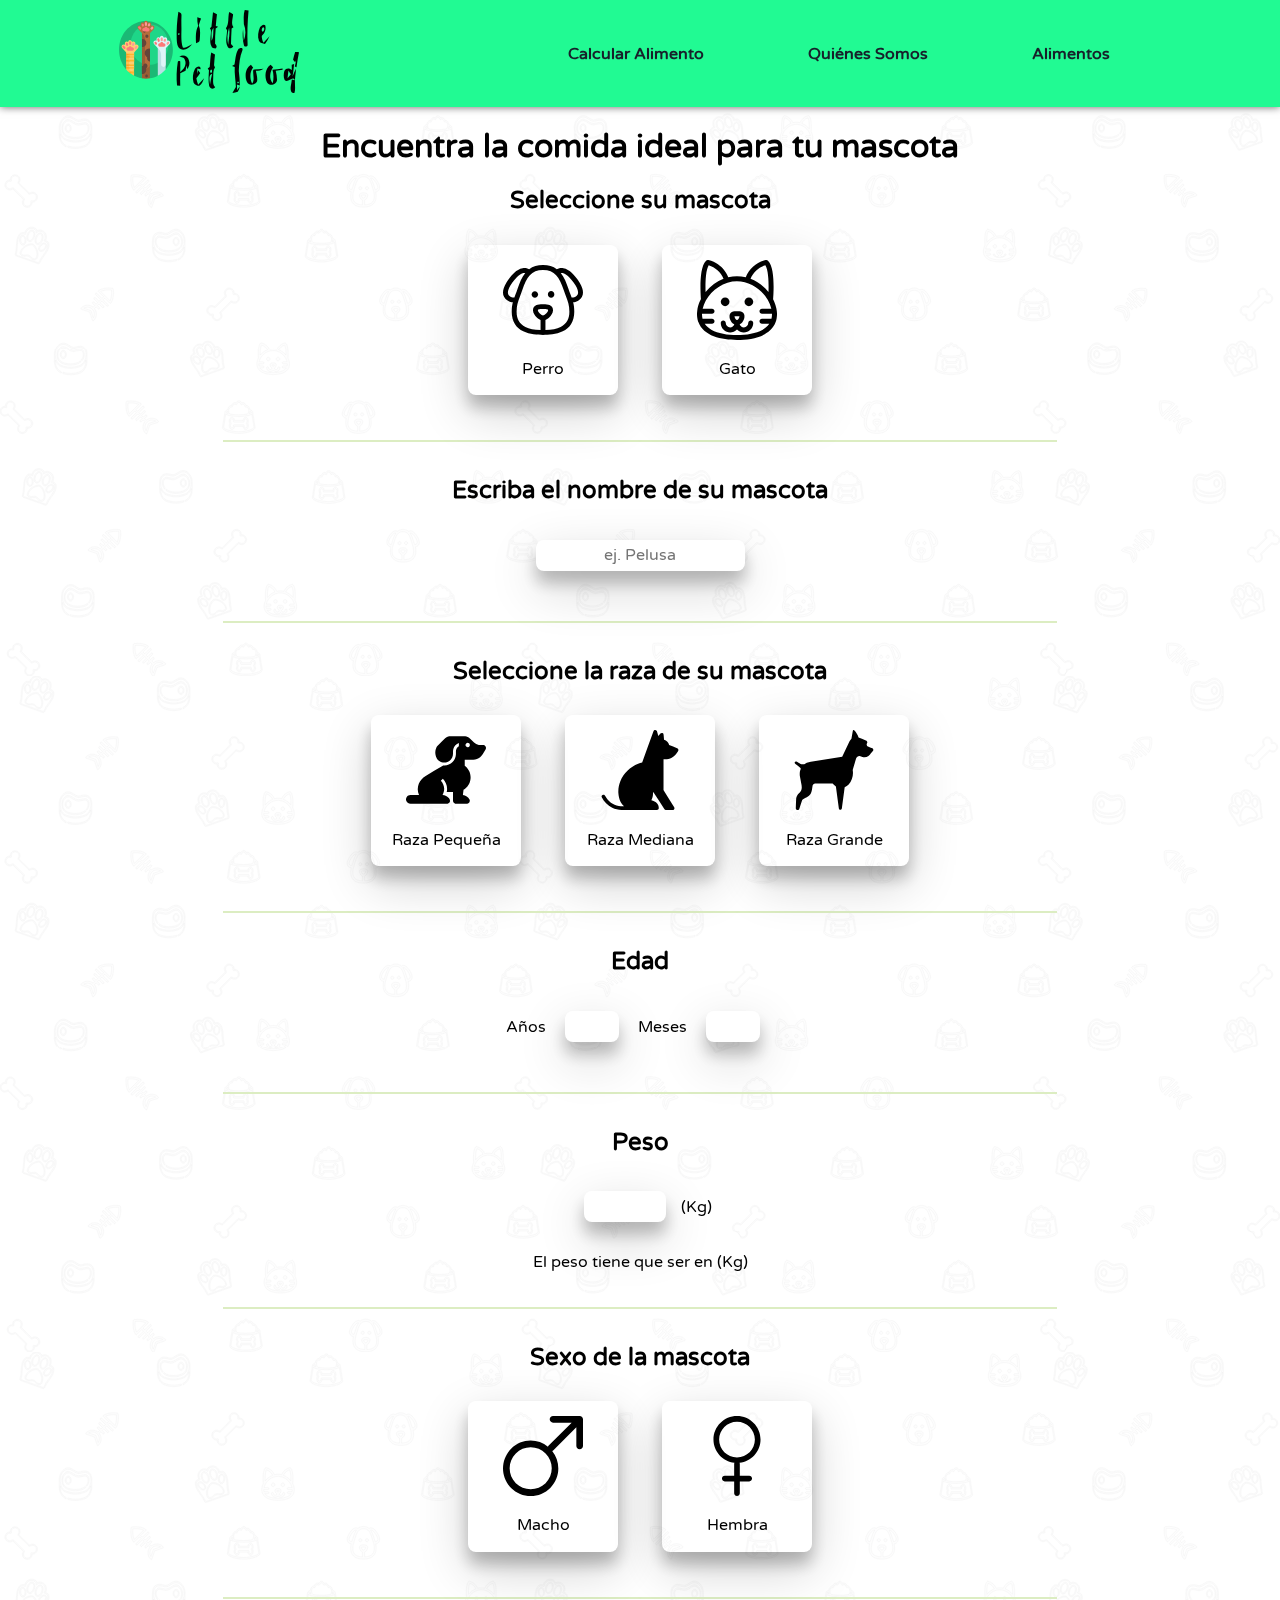
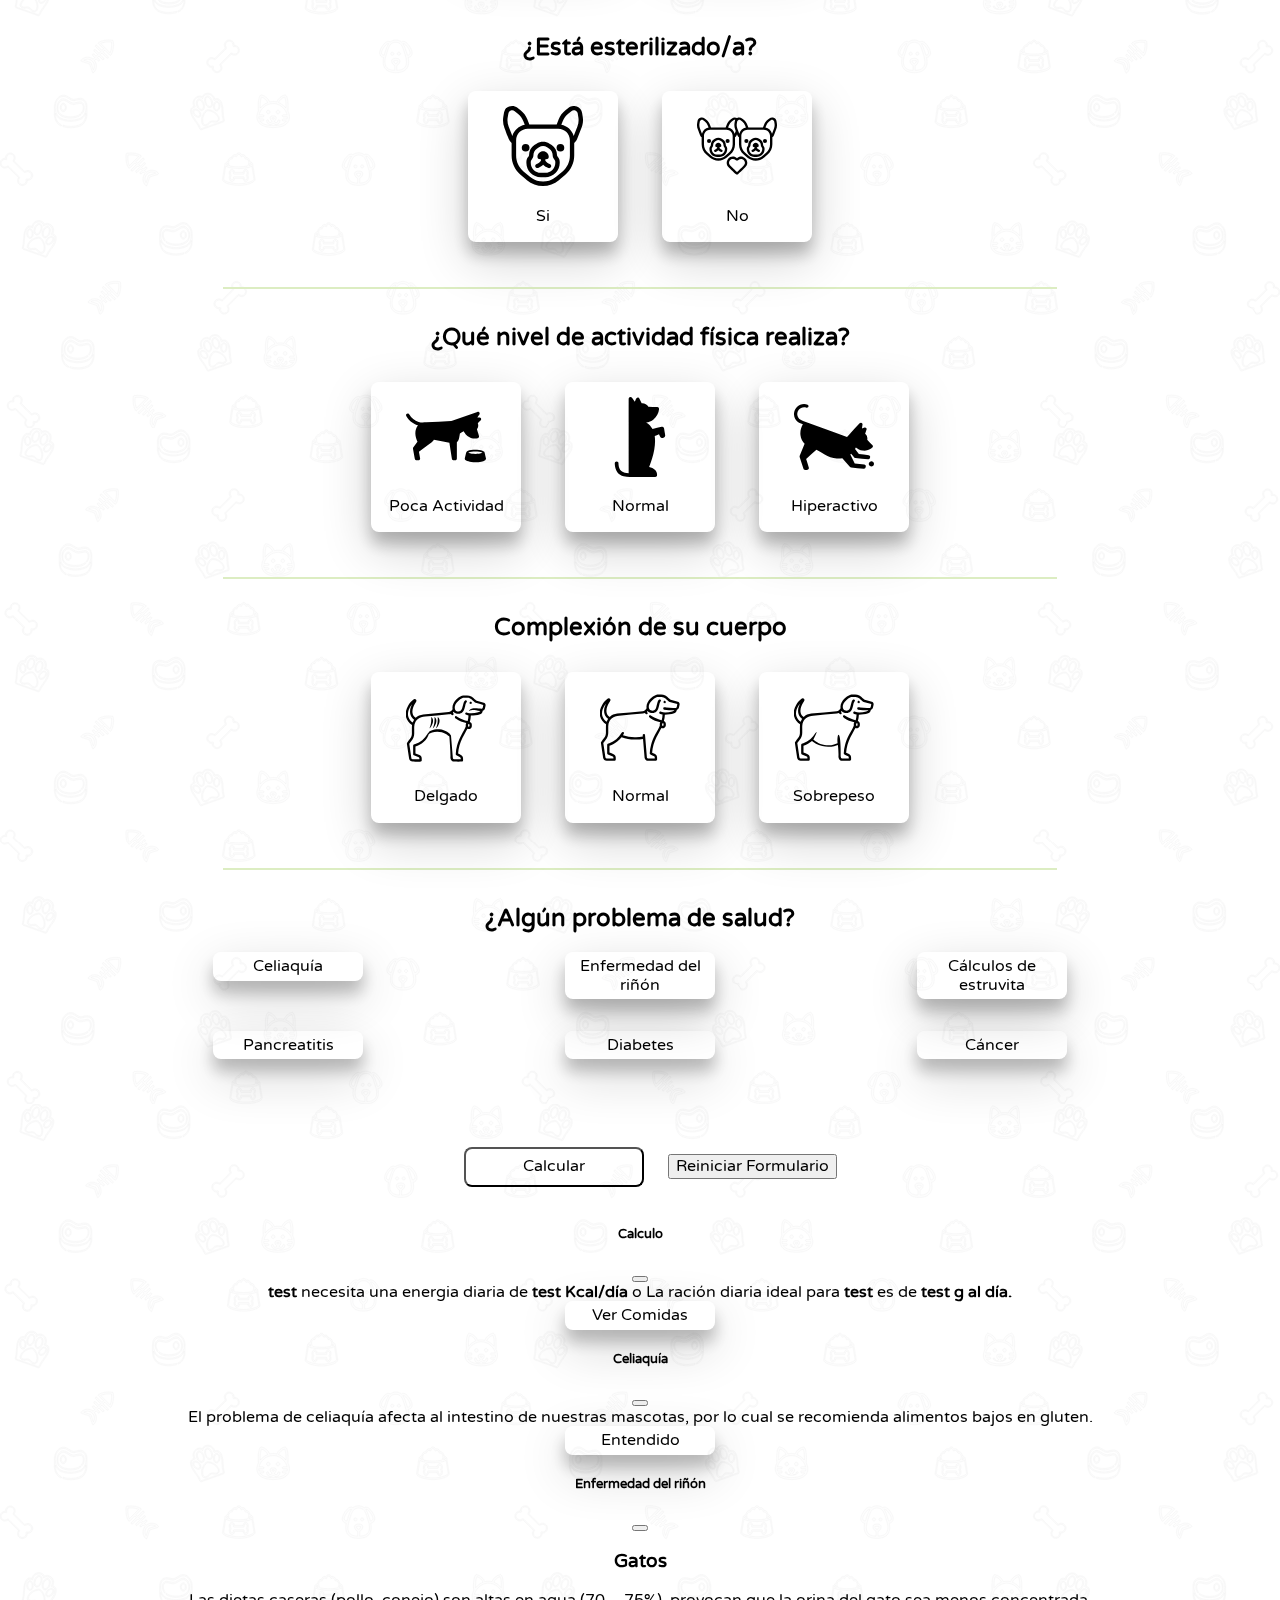
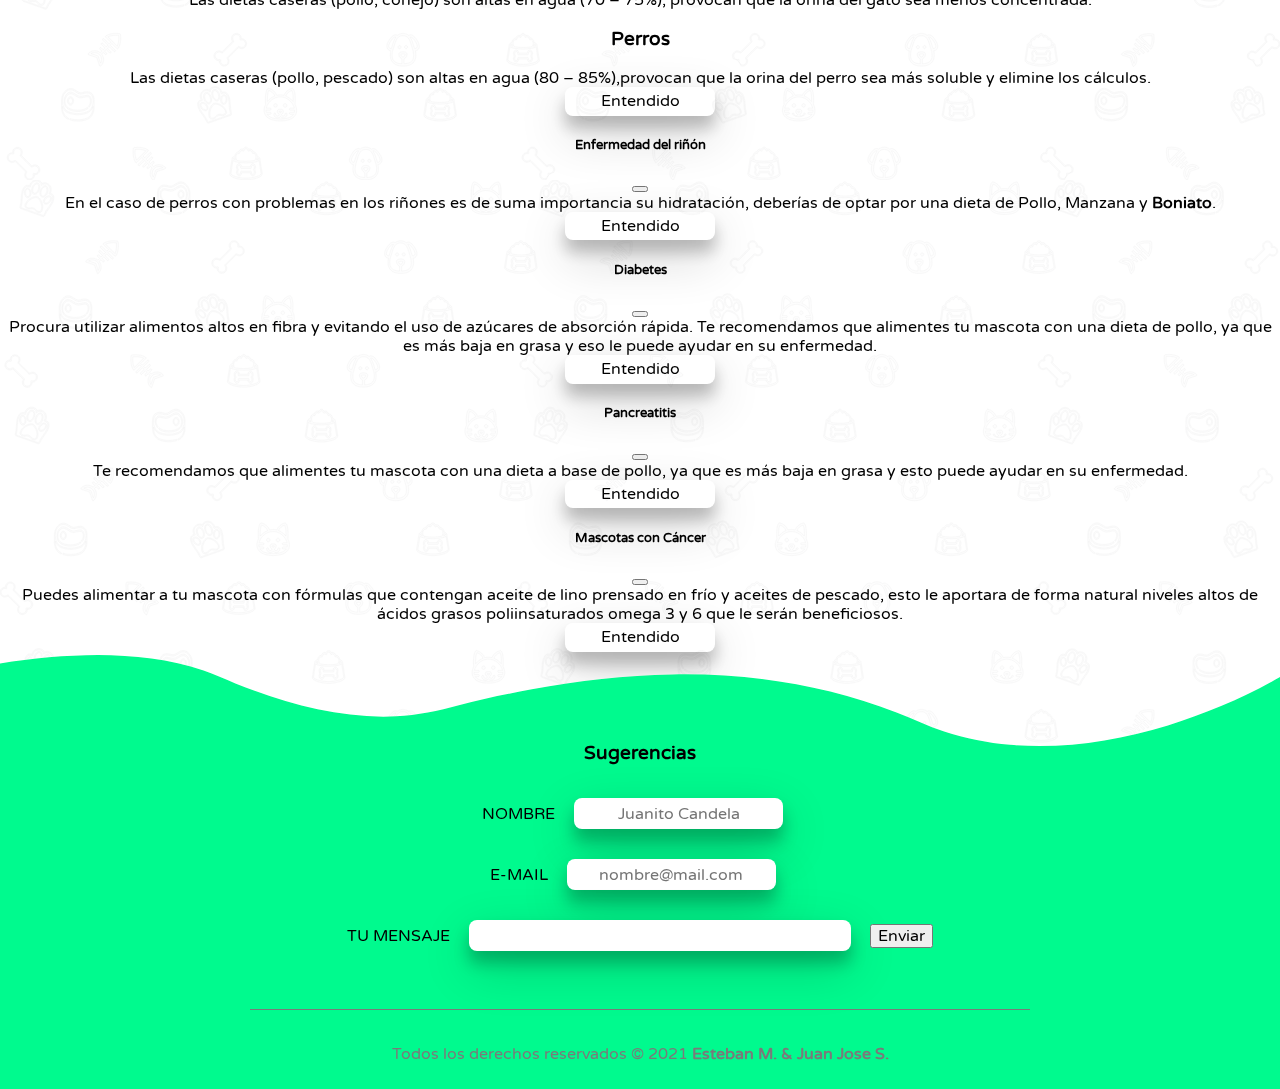
<file: index.html>
<!DOCTYPE html>
<html lang="es">

<head>
    <meta charset="UTF-8">
    <meta http-equiv="X-UA-Compatible" content="IE=edge">
    <meta name="viewport" content="width=device-width, initial-scale=1.0">
    <link href="https://cdn.jsdelivr.net/npm/bootstrap@5.1.3/dist/css/bootstrap.min.css" rel="stylesheet"
        integrity="sha384-1BmE4kWBq78iYhFldvKuhfTAU6auU8tT94WrHftjDbrCEXSU1oBoqyl2QvZ6jIW3" crossorigin="anonymous">
    <link rel="stylesheet" href="sources/css/normalize.css">
    <link rel="icon" type="image/png" sizes="32x32" href="sources/images/favicon.ico">
    <link rel="stylesheet" href="sources/css/styles.css">
    <link rel="preconnect" href="https://fonts.googleapis.com">
    <link rel="preconnect" href="https://fonts.gstatic.com" crossorigin>
    <link href="https://fonts.googleapis.com/css2?family=Varela+Round&display=swap" rel="stylesheet">
    <link rel="stylesheet" href="https://use.fontawesome.com/releases/v5.15.4/css/all.css"
        integrity="sha384-DyZ88mC6Up2uqS4h/KRgHuoeGwBcD4Ng9SiP4dIRy0EXTlnuz47vAwmeGwVChigm" crossorigin="anonymous">
    <title>Little Pet Food</title>
</head>

<body>
    <header id="CalcularAlimento">
        <nav>
            <a href="index.html">
                <img class="logo" src="sources/images/logo.svg" alt="logo">
            </a>
            <ul class="enlaces-menu nav">
                <li><a href="#CalcularAlimento" id="CalcularAlimentoH">Calcular Alimento</a></li>
                <li><a href="sources/pages/QuienesYAlimentos.html#quieSomos">Quiénes Somos</a></li>
                <li><a href="sources/pages/alimentos.html">Alimentos</a></li>
            </ul>
            <button class="ham btn-responsive" type="button">
                <span class="br-1"></span>
                <span class="br-2"></span>
                <span class="br-3"></span>
            </button>
        </nav>
    </header>
    <div>
        <h1>Encuentra la comida ideal para tu mascota</h1>
        <div>
            <h2>Seleccione su mascota</h2>
            <a href="#Salto1">
                <button id="selectPerro1" class="A2 normalP button" name="perro"><img id="perroButton"
                        src="sources/images/dog.svg" alt="dogButton">
                    <p>Perro</p>
                </button>
                <button id="selectGato1" class="A2 normalG button" name="gato"><img id="gatoButton"
                        src="sources/images/cat.svg" alt="catButton">
                    <p>Gato</p>
                </button>
            </a>
            <hr>
            <h2 id="Salto1">Escriba el nombre de su mascota</h2>
            <input id="namePet" class="namePet" type="text" placeholder="ej. Pelusa" maxlength="15">
            <hr>
            <h2>Seleccione la raza de su mascota</h2>
            <a href="#Salto3">
                <button class="A3 razaP button" id="razaP"><img id="#" src="sources/images/Formulario/raza-pena.svg"
                        alt="raza pequena">
                    <p></p>Raza Pequeña</p>
                </button>
                <button class="A3 razaM button" id="razaM"><img id="#" src="sources/images/Formulario/raza-mediana.svg"
                        alt="raza mediana">
                    <p></p>Raza Mediana</p>
                </button>
                <button class="A3 razaG button" id="razaG"><img id="#" src="sources/images/Formulario/raza-grande.svg"
                        alt="raza grande">
                    <p></p>Raza Grande</p>
                </button>
            </a>
            <hr>
            <h2 id="Salto3">Edad</h2>
            <label for="years">Años</label>
            <input class="years" id="years" type="number" min="0" max="20">
            <label for="month">Meses</label>
            <input class="month" id="month" type="number" min="0" max="11">
            <hr>
            <h2 id="Salto2">Peso</h2>
            <input class="input1" type="number" min="1.5" max="70.50" step="0.1"><span>(Kg)</span>
            <p>El peso tiene que ser en (Kg)</p>
            <div class="hidden" role="alert" style="width:30% !important; margin: auto;">
                El peso minimo para para el uso de esta aplicación es de <b>1,5Kg</b>
            </div>
            <hr>
            <h2>Sexo de la mascota</h2>
            <a href="#Salto4">
                <button class="A4 sexoM button" id="sexoM"><img src="sources/images/signoMasculino.svg"
                        alt="signoMasculino">
                    <p>Macho</p>
                </button>
                <button class="A4 sexoF button" id="sexoF"><img src="sources/images/signoFemenino.svg"
                        alt="signoFemenino">
                    <p>Hembra</p>
                </button>
            </a>
            <hr>
            <h2 id="Salto4">¿Está esterilizado/a?</h2>
            <a href="#Salto5">
                <button class="A5 esterS button" id="esterS"><img src="sources/images/esterilSi.svg" alt="Esterilizado">
                    <p>Si</p>
                </button>
                <button class="A5 esterN button" id="esterN"><img src="sources/images/esterilNo.svg"
                        alt="No esterilizado">
                    <p>No</p>
                </button>
            </a>
            <hr>
            <h2 id="Salto5">¿Qué nivel de actividad física realiza?</h2>
            <a href="#Salto6">
                <button class="A6 pocaA button" id="pocaA"><img src="sources/images/Formulario/poca-actividad.svg"
                        alt="no realiza actividad">
                    <P>Poca Actividad</P>
                </button>
                <button class="A6 normalA button" id="normalA"><img src="sources/images/Formulario/normal-actividad.svg"
                        alt="Actividad normal">
                    <p>Normal</p>
                </button>
                <button class="A6 muchaA button" id="muchaA"><img
                        src="sources/images/Formulario/hiperactivo-actividad.svg" alt="Hiperactivo">
                    <p>Hiperactivo</p>
                </button>
            </a>
            <hr>
            <h2 id="Salto6">Complexión de su cuerpo</h2>
            <a href="#Salto7">
                <button class="A7 delgado button" id="delgado"><img src="sources/images/Formulario/perro-delgado.svg"
                        alt="perro delgado">
                    <p>Delgado</p>
                </button>
                <button class="A7 normal button" id="normal"><img src="sources/images/Formulario/perro-normal.svg"
                        alt="peso normal">
                    <p>Normal</p>
                </button>
                <button class="A7 sobreP button" id="sobreP"><img src="sources/images/Formulario/perro-sobrepeso.svg"
                        alt="perro con sobrepeso">
                    <p>Sobrepeso</p>
                </button>
            </a>
            <hr>
            <h2 id="Salto7">¿Algún problema de salud?</h2>
            <div class="grid-container">
                <div class="grid-item1 btnGrid">
                    <!-- Button trigger modal Celiaquía-->
                    <button type="button" class="A8 celiaquia button btn btn-enfermedad" data-bs-toggle="modal"
                        data-bs-target="#staticBackdrop" id="celiaquia">
                        Celiaquía
                    </button>
                </div>
                <div class="grid-item2 btnGrid">
                    <!-- Button trigger Enfermedad del riñón-->
                    <button type="button" class="A8 rinion button btn btn-enfermedad button" data-bs-toggle="modal"
                        data-bs-target="#staticBackdropRinon" id="rinion">
                        Enfermedad del riñón
                    </button>
                </div>
                <div class="grid-item3 btnGrid">
                    <!-- Button trigger modal Cálculos de estruvita-->
                    <button type="button" class="A8 estruvita btn button btn-enfermedad button" data-bs-toggle="modal"
                        data-bs-target="#staticBackdropEstruvita" id="estruvita">
                        Cálculos de estruvita
                    </button>
                </div>
                <div class="grid-item4 btnGrid">
                    <!-- Button trigger modal Pancreatitis-->
                    <button type="button" class="A8 pancreatitis button btn btn-enfermedad" data-bs-toggle="modal"
                        data-bs-target="#staticBackdropPancreatitis" id="pancreatitis">
                        Pancreatitis
                    </button>
                </div>
                <div class="grid-item5 btnGrid">
                    <!-- Button trigger modal Diabetes-->
                    <button type="button" class="A8 diabetes button btn btn-enfermedad" data-bs-toggle="modal"
                        data-bs-target="#staticBackdropDiabetes" id="diabetes">
                        Diabetes
                    </button>
                </div>
                <div class="grid-item6 btnGrid">
                    <!-- Button trigger modal Cáncer-->
                    <button type="button" class="A8 cancer button btn btn-enfermedad" data-bs-toggle="modal"
                        data-bs-target="#staticBackdropCancer" id="cancer">
                        Cáncer
                    </button>
                </div>
            </div>
        </div>
        <br><br><br>
        <!-- Boton para validar informacion  -->
        <button type="button" data-bs-target="#staticBackdropCalcular" data-bs-toggle="modal" class="btn-calc"
            onClick="val()">Calcular</button>
        <button type="button" class="btn-danger btn" onClick="document.location.reload();">Reiniciar Formulario</button>
    </div>
    <br>
    <!-- Modals -->
    <!-- Respuesta Calculo -->
    <div class="modal fade" id="staticBackdropCalcular" data-bs-backdrop="static" data-bs-keyboard="false" tabindex="-1"
        aria-labelledby="staticBackdropLabel" aria-hidden="true" style="z-index: 1050 !important">
        <div class="modal-dialog">
            <div class="modal-content">
                <div class="modal-header">
                    <h5 class="modal-title" id="staticBackdropLabel">Calculo</h5>
                    <button type="button" class="btn-close" data-bs-dismiss="modal" aria-label="Close"></button>
                </div>
                <div class="modal-body">
                    <b>
                        <label id="nombreDMascota1">test </label>
                    </b>
                    
                    necesita una energia diaria de 
                    <b>
                        <label class="kcalpordia" id="kcalpordia">test</label>
                        Kcal/día 
                    </b>
                    o
                    La ración diaria ideal para <b><label id="nombreDMascota2">test</label></b> es de 
                    <b>
                        <label class="grpordia" id="grpordia">test</label> g al día.
                    </b>
                </div>
                <div class="modal-footer">
                    <button type="button" class="btn-enfermedad button btn" data-bs-dismiss="modal"><a href="sources/pages/alimentos.html">Ver Comidas</a></button>
                </div>
            </div>
        </div>
    </div>
    <!-- Modal Articulaciones-->
    <div class="modal fade" id="staticBackdrop" data-bs-backdrop="static" data-bs-keyboard="false" tabindex="-1"
        aria-labelledby="staticBackdropLabel" aria-hidden="true" style="z-index: 1050 !important">
        <div class="modal-dialog">
            <div class="modal-content">
                <div class="modal-header">
                    <h5 class="modal-title" id="staticBackdropLabel">Celiaquía</h5>
                    <button type="button" class="btn-close" data-bs-dismiss="modal" aria-label="Close"></button>
                </div>
                <div class="modal-body">
                    El problema de celiaquía afecta al intestino de nuestras mascotas, por lo cual se recomienda
                    alimentos bajos en gluten.
                </div>
                <div class="modal-footer">
                    <button type="button" class="btn-enfermedad button btn" data-bs-dismiss="modal">Entendido</button>
                </div>
            </div>
        </div>
    </div>
    <!-- Modal Cálculos de estruvita-->
    <div class="modal fade" id="staticBackdropEstruvita" data-bs-backdrop="static" data-bs-keyboard="false"
        tabindex="-1" aria-labelledby="staticBackdropLabel" aria-hidden="true" style="z-index: 1050 !important">
        <div class="modal-dialog">
            <div class="modal-content">
                <div class="modal-header">
                    <h5 class="modal-title" id="staticBackdropLabel">Enfermedad del riñón</h5>
                    <button type="button" class="btn-close" data-bs-dismiss="modal" aria-label="Close"></button>
                </div>
                <div class="modal-body">
                    <h3>Gatos</h3>
                    Las dietas caseras (pollo, conejo) son altas en agua (70 – 75%), provocan que la orina del gato sea
                    menos concentrada.
                    <h3>Perros</h3>
                    Las dietas caseras (pollo, pescado) son altas en agua (80 – 85%),provocan que la orina del perro sea
                    más soluble y elimine los cálculos.
                </div>
                <div class="modal-footer">
                    <button type="button" class="btn-enfermedad button btn" data-bs-dismiss="modal">Entendido</button>
                </div>
            </div>
        </div>
    </div>
    <!-- Modal Enfermedad del riñón-->
    <div class="modal fade" id="staticBackdropRinon" data-bs-backdrop="static" data-bs-keyboard="false" tabindex="-1"
        aria-labelledby="staticBackdropLabel" aria-hidden="true" style="z-index: 1050 !important">
        <div class="modal-dialog">
            <div class="modal-content">
                <div class="modal-header">
                    <h5 class="modal-title" id="staticBackdropLabel">Enfermedad del riñón</h5>
                    <button type="button" class="btn-close" data-bs-dismiss="modal" aria-label="Close"></button>
                </div>
                <div class="modal-body">
                    En el caso de perros con problemas en los riñones es de suma importancia su hidratación, deberías de
                    optar por una dieta de Pollo, Manzana y <b>Boniato</b>.
                </div>
                <div class="modal-footer">
                    <button type="button" class="btn-enfermedad button btn" data-bs-dismiss="modal">Entendido</button>
                </div>
            </div>
        </div>
    </div>
    <!-- Modal Diabetes-->
    <div class="modal fade" id="staticBackdropDiabetes" data-bs-backdrop="static" data-bs-keyboard="false" tabindex="-1"
        aria-labelledby="staticBackdropLabel" aria-hidden="true" style="z-index: 1050 !important">
        <div class="modal-dialog">
            <div class="modal-content">
                <div class="modal-header">
                    <h5 class="modal-title" id="staticBackdropLabel">Diabetes</h5>
                    <button type="button" class="btn-close" data-bs-dismiss="modal" aria-label="Close"></button>
                </div>
                <div class="modal-body">
                    Procura utilizar alimentos altos en fibra y evitando el uso de azúcares de absorción rápida. Te
                    recomendamos que alimentes tu mascota con una dieta de pollo, ya que es más baja en grasa y eso le
                    puede ayudar en su enfermedad.
                </div>
                <div class="modal-footer">
                    <button type="button" class="btn-enfermedad button btn" data-bs-dismiss="modal">Entendido</button>
                </div>
            </div>
        </div>
    </div>
    <!-- Modal Pancreatitis-->
    <div class="modal fade" id="staticBackdropPancreatitis" data-bs-backdrop="static" data-bs-keyboard="false"
        tabindex="-1" aria-labelledby="staticBackdropLabel" aria-hidden="true" style="z-index: 1050 !important">
        <div class="modal-dialog">
            <div class="modal-content">
                <div class="modal-header">
                    <h5 class="modal-title" id="staticBackdropLabel">Pancreatitis</h5>
                    <button type="button" class="btn-close" data-bs-dismiss="modal" aria-label="Close"></button>
                </div>
                <div class="modal-body">
                    Te recomendamos que alimentes tu mascota con una dieta a base de pollo, ya que es más baja en grasa
                    y esto puede ayudar en su enfermedad.
                </div>
                <div class="modal-footer">
                    <button type="button" class="btn-enfermedad button btn" data-bs-dismiss="modal">Entendido</button>
                </div>
            </div>
        </div>
    </div>
    <!-- Modal Cancer-->
    <div class="modal fade" id="staticBackdropCancer" data-bs-backdrop="static" data-bs-keyboard="false" tabindex="-1"
        aria-labelledby="staticBackdropLabel" aria-hidden="true" style="z-index: 1050 !important">
        <div class="modal-dialog">
            <div class="modal-content">
                <div class="modal-header">
                    <h5 class="modal-title" id="staticBackdropLabel">Mascotas con Cáncer</h5>
                    <button type="button" class="btn-close" data-bs-dismiss="modal" aria-label="Close"></button>
                </div>
                <div class="modal-body">
                    Puedes alimentar a tu mascota con fórmulas que contengan aceite de lino prensado en frío y aceites
                    de pescado, esto le aportara de forma natural niveles altos de ácidos grasos poliinsaturados omega 3
                    y 6 que le serán beneficiosos.
                </div>
                <div class="modal-footer">
                    <button type="button" class="btn-enfermedad button btn" data-bs-dismiss="modal">Entendido</button>
                </div>
            </div>
        </div>
    </div>
    <!-- Footer -->
    <footer>
        <br><br><br>
        <div class="grid-footer">
            <div class="grid-footer1">
                <form>
                    <h3>Sugerencias</h3>
                    <div class="row">
                        <div class="form-group col-6">
                            <label for="name">NOMBRE</label>
                            <input type="text" id="name" placeholder="Juanito Candela">
                        </div>
                        <div class="form-group col-6">
                            <label for="mail">E-MAIL</label>
                            <input type="mail" id="mail" placeholder="nombre@mail.com">
                        </div>
                    </div>
                    <div class="form-group">
                        <label for="body">TU MENSAJE</label>
                        <input class="mensajeFooter" type="text">
                        <a href="mailto:moyolemaesteban99@gmail.com"><button class="btn btn-primary btn" onclick="alert('Se envio con exito')";>Enviar</button></a>
                    </div>
                </form>
            </div>
        </div>
        <div class="box__copyright">
            <hr>
            <p>Todos los derechos reservados © 2021 <b>Esteban M. & Juan Jose S.</b></p>
        </div>
    </footer>
    <!-- Boton hacia arriba -->
    <div class="go-top-container">
        <div class="go-top-button">
            <i class="fas fa-chevron-up"></i>
        </div>
    </div>
    <script src="sources/js/popup.js"></script>
    <script src="sources/js/menu.js"></script>
    <script src="sources/js/recogerDatos.js"></script>
    <script src="sources/js/getData.js"></script>
    <script src="https://cdn.jsdelivr.net/npm/bootstrap@5.1.3/dist/js/bootstrap.bundle.min.js"
        integrity="sha384-ka7Sk0Gln4gmtz2MlQnikT1wXgYsOg+OMhuP+IlRH9sENBO0LRn5q+8nbTov4+1p" crossorigin="anonymous">
    </script>
    <!-- Smooth -->
    <script src="https://ajax.googleapis.com/ajax/libs/jquery/3.3.1/jquery.min.js"></script>
    <script>
        $("a[href^='#']").click(function (event) {
            event.preventDefault();

            var location = $(this.hash);
            var offset = 0;
            var speed = 600;

            $("html,body").animate({
                scrollTop: location.offset().top - offset
            }, speed);
            return false
        });
    </script>
</body>

</html>
</file>
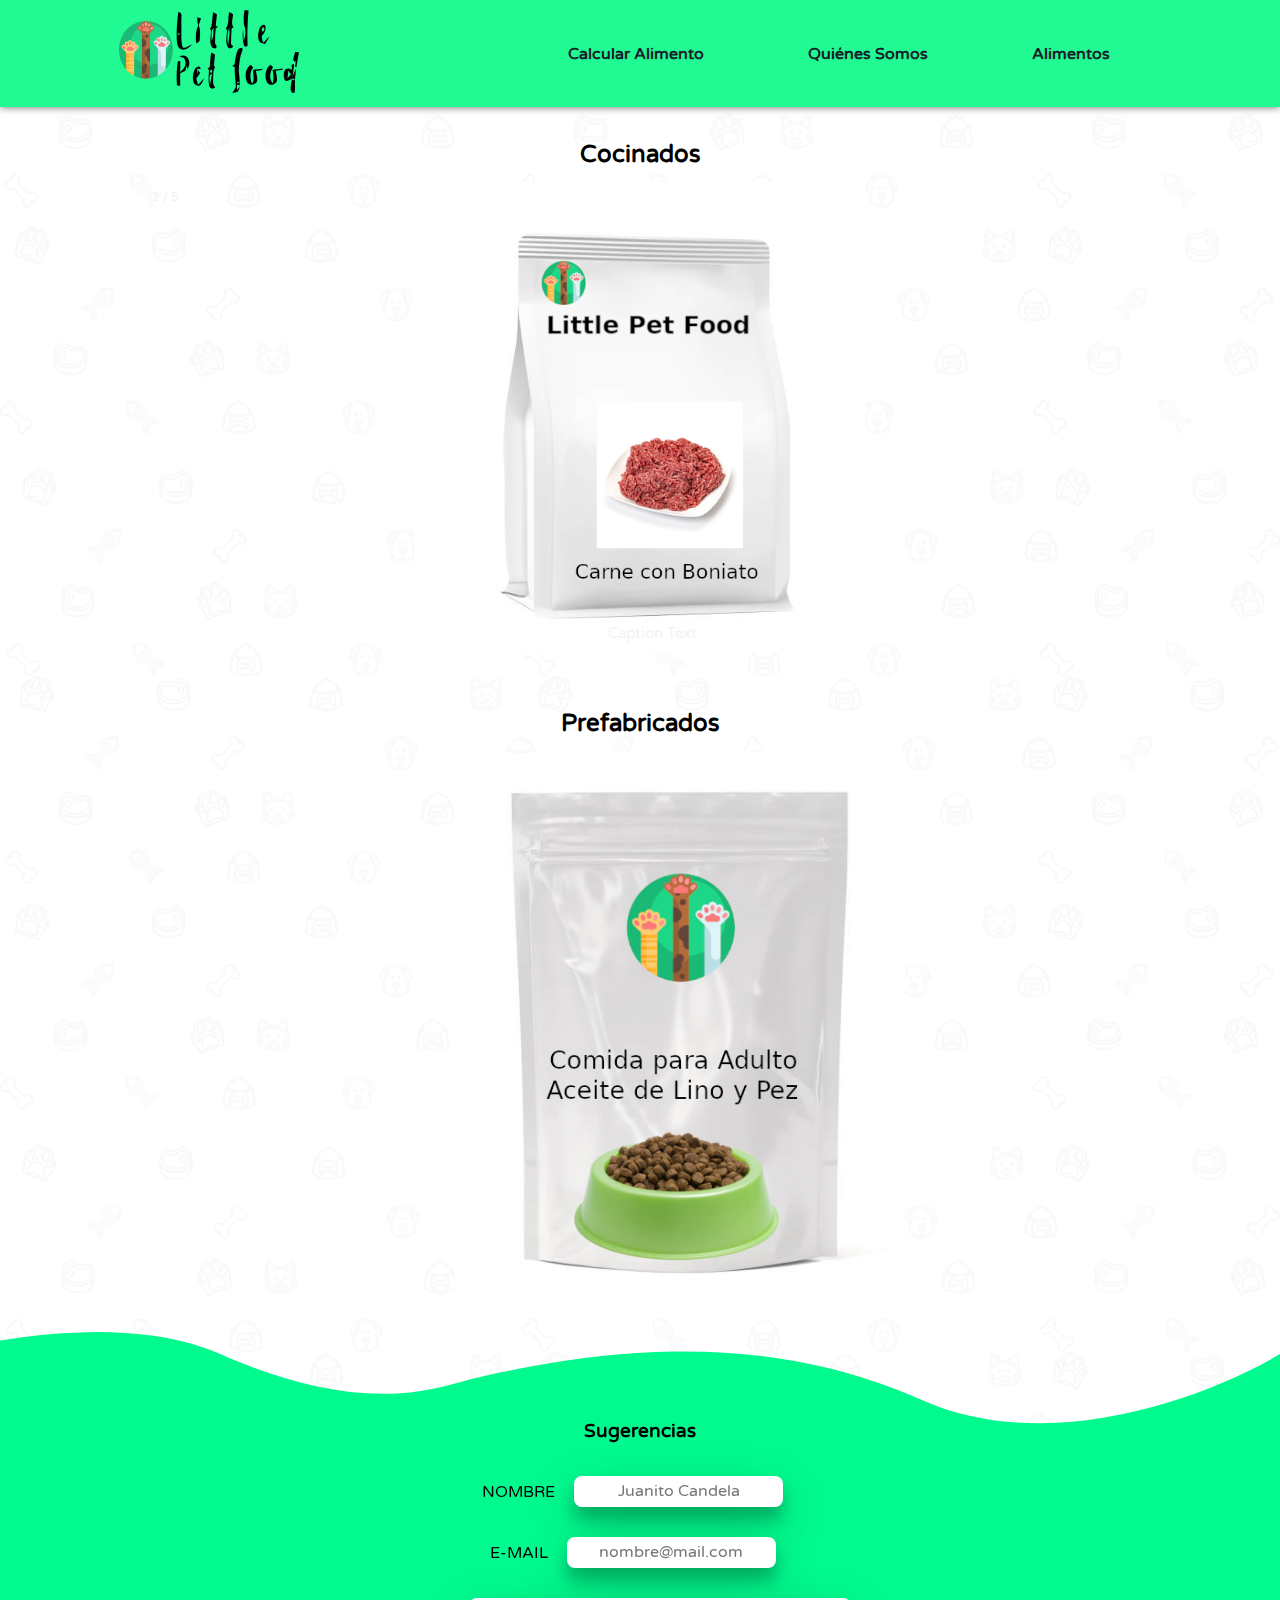
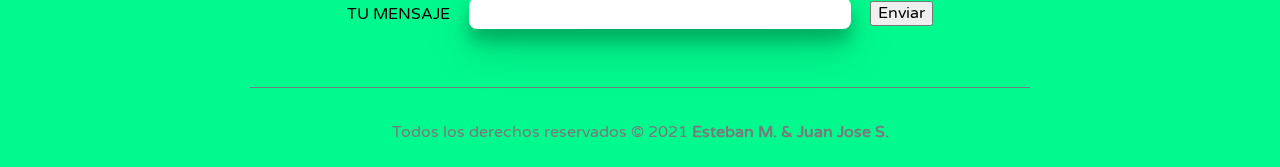
<file: sources/pages/alimentos.html>
<!DOCTYPE html>
<html lang="es">

<head>
    <meta charset="UTF-8" />
    <meta http-equiv="X-UA-Compatible" content="IE=edge" />
    <meta name="viewport" content="width=device-width, initial-scale=1.0" />
    <link href="https://cdn.jsdelivr.net/npm/bootstrap@5.1.3/dist/css/bootstrap.min.css" rel="stylesheet"
        integrity="sha384-1BmE4kWBq78iYhFldvKuhfTAU6auU8tT94WrHftjDbrCEXSU1oBoqyl2QvZ6jIW3" crossorigin="anonymous" />
    <link rel="stylesheet" href="../css/normalize.css" />
    <link rel="icon" type="image/png" sizes="32x32" href="../images/favicon.ico" />
    <link rel="stylesheet" href="../css/styles.css" />
    <link rel="preconnect" href="https://fonts.googleapis.com" />
    <link rel="preconnect" href="https://fonts.gstatic.com" crossorigin />
    <link href="https://fonts.googleapis.com/css2?family=Varela+Round&display=swap" rel="stylesheet" />
    <link rel="stylesheet" href="https://use.fontawesome.com/releases/v5.15.4/css/all.css"
        integrity="sha384-DyZ88mC6Up2uqS4h/KRgHuoeGwBcD4Ng9SiP4dIRy0EXTlnuz47vAwmeGwVChigm" crossorigin="anonymous" />
    <link rel="stylesheet" href="../css/alimento.css" />
    <title>Little Pet Food</title>
    <style>
        .slideshow-container {
            text-align: left !important;
        }

        .slideshow-container2 {
            text-align: left !important;
        }
    </style>
</head>

<body>
    <header id="CalcularAlimento">
        <nav>
            <a href="../../index.html">
                <img class="logo" src="../images/logo.svg" alt="logo" />
            </a>
            <ul class="enlaces-menu nav">
                <li>
                    <a href="../../index.html" id="CalcularAlimentoH">Calcular Alimento</a>
                </li>
                <li>
                    <a href="../pages/QuienesYAlimentos.html#quieSomos">Quiénes Somos</a>
                </li>
                <li>
                    <a href="../pages/alimentos.html">Alimentos</a>
                </li>
            </ul>
            <button class="ham btn-responsive" type="button">
                <span class="br-1"></span>
                <span class="br-2"></span>
                <span class="br-3"></span>
            </button>
        </nav>
    </header>
    <!-- Prefabricados -->
    <br>
    <h2>Cocinados</h2>
    <!-- Slideer -->
    <!-- Slideshow container -->
    <div class="slideshow-container">
        <!-- Full-width images with number and caption text -->
        <div class="mySlides fade">
            <div class="numbertext">1 / 5</div>
            <img src="../../uploads/fab_CarneBoniato.png" style="width: 450px" />
            <div class="text">Caption Text</div>
        </div>

        <div class="mySlides fade">
            <div class="numbertext">2 / 5</div>
            <img src="../../uploads/fab_PechugaPollo.png" style="width: 450px" />
            <div class="text">Caption Two</div>
        </div>

        <div class="mySlides fade">
            <div class="numbertext">3 / 5</div>
            <img src="../../uploads/fab_PolloSalmon.png" style="width: 450px" />
            <div class="text">Caption Three</div>
        </div>

        <div class="mySlides fade">
            <div class="numbertext">4 / 5</div>
            <img src="../../uploads/fab_PolloVerduras.png" style="width: 450px" />
            <div class="text">Caption Four</div>
        </div>

        <div class="mySlides fade">
            <div class="numbertext">5 / 5</div>
            <img src="../../uploads/fab_Salmon.png" style="width:450px"">
        <div class=" text">Caption Five
        </div>
    </div>
    <!-- Next and previous buttons -->
    </div>
    <br />

    <!-- Cocinados -->
    <br>
    <h2>Prefabricados</h2>
    <div class="wrapper">
        <div class="slider" id="slider">
            <ul class="slides">
                <li class="slide" id="slide1">
                    <a href="#">
                        <img src="../../uploads/coc_AceitePez.jpg" alt="photo 1" />
                    </a>
                </li>
                <li class="slide" id="slide2">
                    <a href="#">
                        <img src="../../uploads/coc_CerdoSalmon.jpg" alt="photo 2" />
                    </a>
                </li>
                <li class="slide" id="slide3">
                    <a href="#">
                        <img src="../../uploads/coc_PolloArroz.jpg" alt="photo 3" />
                    </a>
                </li>
                <li class="slide" id="slide4">
                    <a href="#">
                        <img src="../../uploads/coc_PolloCereales.jpg" alt="photo 4" />
                    </a>
                </li>
                <li class="slide" id="slide5">
                    <a href="#">
                        <img src="../../uploads/coc_VacunoPollo.jpg" alt="photo 5" />
                    </a>
                </li>
                <li class="slide">
                    <a href="#">
                        <img src="../../uploads/coc_AceitePez.jpg" alt="photo 1" />
                    </a>
                </li>
            </ul>
        </div>
    </div>
    <!-- Footer -->
    <footer>
        <br /><br><br>
        <div class="grid-footer">
            <div class="grid-footer1">
                <form>
                    <h3>Sugerencias</h3>
                    <div class="row">
                        <div class="form-group col-6">
                            <label for="name">NOMBRE</label>
                            <input type="text" id="name" placeholder="Juanito Candela" />
                        </div>
                        <div class="form-group col-6">
                            <label for="mail">E-MAIL</label>
                            <input type="mail" id="mail" placeholder="nombre@mail.com" />
                        </div>
                    </div>
                    <div class="form-group">
                        <label for="body">TU MENSAJE</label>
                        <input class="mensajeFooter" type="text" />
                        <button class="btn btn-primary btn" onclick="alert('Se envio con exito')" ;>
                            Enviar
                        </button>
                    </div>
                </form>
            </div>
        </div>
        <div class="box__copyright">
            <hr />
            <p>
                Todos los derechos reservados © 2021 <b>Esteban M. & Juan Jose S.</b>
            </p>
        </div>
    </footer>
    <script src="../js/slider.js"></script>
    <script src="../js/menu.js"></script>
</body>

</html>
</file>
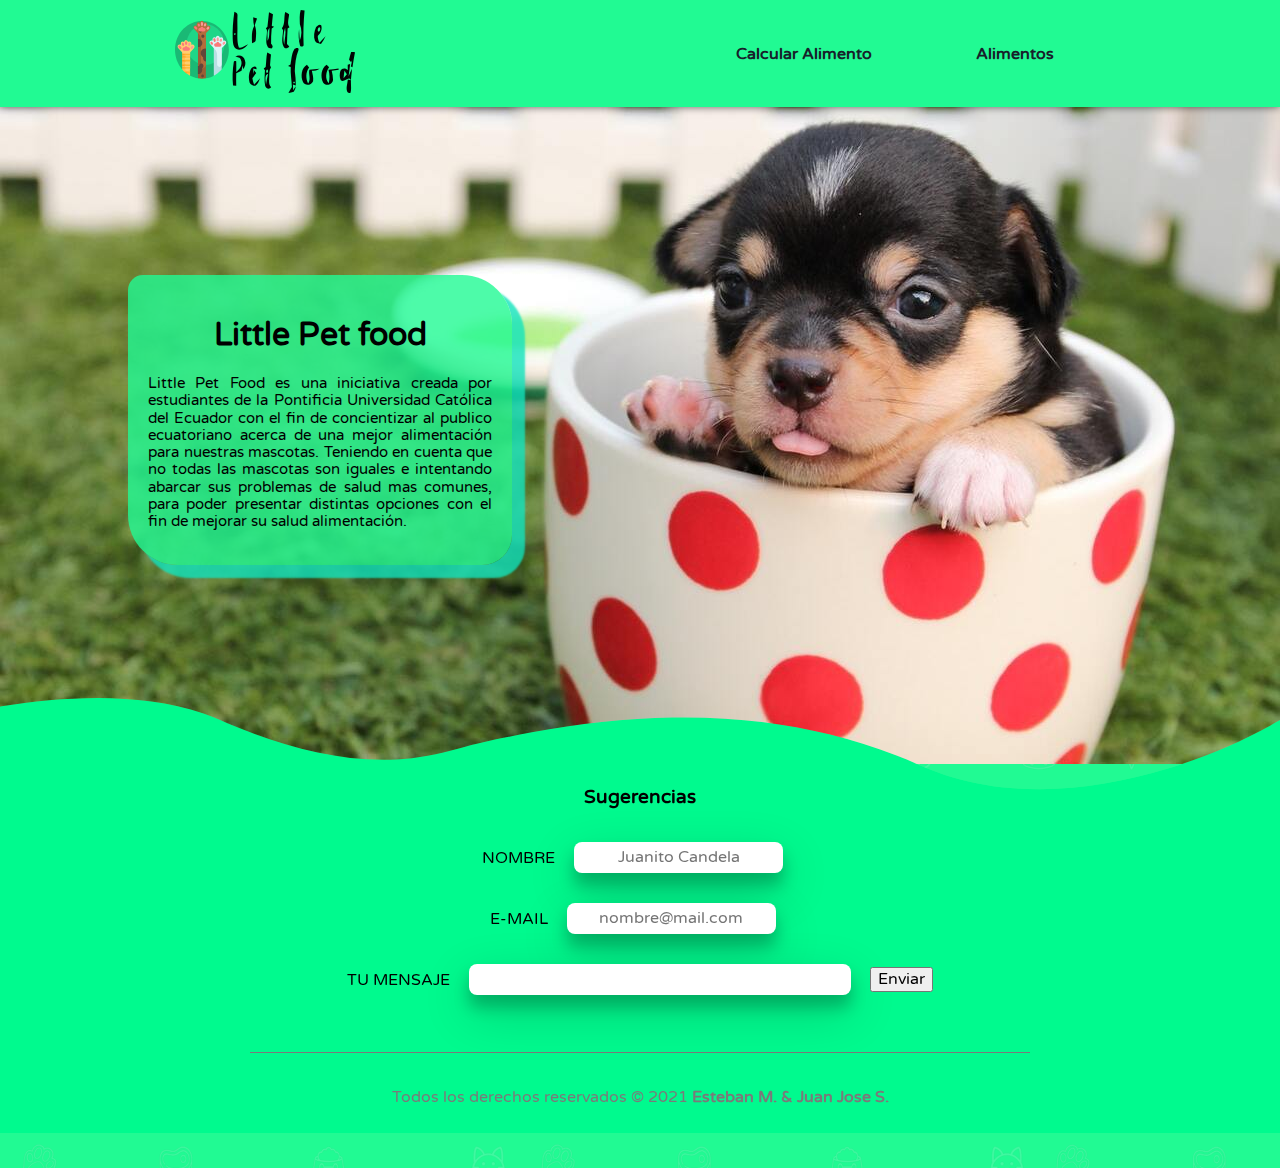
<file: sources/pages/QuienesYAlimentos.html>
<!DOCTYPE html>
<html lang="es">

<head>
    <meta charset="UTF-8" />
    <meta http-equiv="X-UA-Compatible" content="IE=edge" />
    <meta name="viewport" content="width=device-width, initial-scale=1.0" />
    <link href="https://cdn.jsdelivr.net/npm/bootstrap@5.1.3/dist/css/bootstrap.min.css" rel="stylesheet"
        integrity="sha384-1BmE4kWBq78iYhFldvKuhfTAU6auU8tT94WrHftjDbrCEXSU1oBoqyl2QvZ6jIW3" crossorigin="anonymous" />
    <link rel="stylesheet" href="../../sources/css/normalize.css" />
    <link rel="icon" type="image/png" sizes="32x32" href="../../sources/images/favicon.ico" />
    <link rel="stylesheet" href="../../sources/css/styles.css" />
    <link rel="preconnect" href="https://fonts.googleapis.com" />
    <link rel="preconnect" href="https://fonts.gstatic.com" crossorigin />
    <link href="https://fonts.googleapis.com/css2?family=Varela+Round&display=swap" rel="stylesheet" />
    <link rel="stylesheet" href="https://use.fontawesome.com/releases/v5.15.4/css/all.css"
        integrity="sha384-DyZ88mC6Up2uqS4h/KRgHuoeGwBcD4Ng9SiP4dIRy0EXTlnuz47vAwmeGwVChigm" crossorigin="anonymous" />
    <title>Little Pet Food</title>
    <link rel="stylesheet" href="../../sources/css/QuienesYAlimentos.css" />
</head>

<body>
    <div class="gridContainer">
        <div class="grid-header">
            <header>
                <nav>
                    <a href="../../index.html">
                        <img class="logo" src="../images/logo.svg" alt="logo" />
                    </a>
                    <ul class="enlaces-menu nav">
                        <li><a href="../../index.html#CalcularAlimento">Calcular Alimento</a></li>
                        <li><a href="alimentos.html">Alimentos</a></li>
                    </ul>
                    <button class="ham btn-responsive" type="button">
                        <span class="br-1"></span>
                        <span class="br-2"></span>
                        <span class="br-3"></span>
                    </button>
                </nav>
            </header>
        </div>
        <div class="grid-desc">
            <div class="quieSomos" id="#quieSomos">
                <div class="grid-AboutUs">
                    <div class="grid-AU1">
                        <section>
                            <div class="textoQS">
                                <h1>Little Pet food</h1>
                                <p class="parrafo">
                                    Little Pet Food es una iniciativa creada por estudiantes de la
                                    Pontificia Universidad Católica del Ecuador con el fin de
                                    concientizar al publico ecuatoriano acerca de una mejor
                                    alimentación para nuestras mascotas. Teniendo en cuenta que no
                                    todas las mascotas son iguales e intentando abarcar sus
                                    problemas de salud mas comunes, para poder presentar distintas
                                    opciones con el fin de mejorar su salud alimentación.
                                </p>
                            </div>
                        </section>
                    </div>
                </div>
            </div>
        </div>
        <div class="grid-img">
            <img srcset="
            ../images/backgroundAU.jpg,
            ../images/backgroundAURP.jpg 2x" alt="">
        </div>
        <div class="grid-f">
            <!-- Footer -->
    <footer>
        <br><br><br>
    <div class="grid-footer">
        <div class="grid-footer1">
            <form>
                <h3>Sugerencias</h3>
                <div class="row">
                    <div class="form-group col-6">
                        <label for="name">NOMBRE</label>
                        <input type="text" id="name" placeholder="Juanito Candela" />
                    </div>
                    <div class="form-group col-6">
                        <label for="mail">E-MAIL</label>
                        <input type="mail" id="mail" placeholder="nombre@mail.com" />
                    </div>
                </div>
                <div class="form-group">
                    <label for="body">TU MENSAJE</label>
                    <input class="mensajeFooter" type="text" />
                    <button class="btn btn-primary btn" onclick="alert('Se envio con exito')" ;>
                        Enviar
                    </button>
                </div>
            </form>
        </div>
    </div>
    <div class="box__copyright">
        <hr />
        <p>
            Todos los derechos reservados © 2021 <b>Esteban M. & Juan Jose S.</b>
        </p>
    </div>
</footer>
        </div>
    </div>
    
    
    
    <script src="../js/menu.js"></script>
</body>

</html>
</file>
<file: sources/css/styles.css>
html{
    overflow-x: hidden;
    scroll-behavior: smooth;
}
body{
    background-image: url(../images/backgraund.svg);
    margin: 0;
    font-family: 'Varela Round', sans-serif;
}
/* HEADER */
header{
    padding: 10px;
    background-color: #21FA93;
    box-shadow: 0px 0px 8px rgba(0,0,0,.6);
}
.logo{
    width: 180px;
}
nav{
    display: flex;
    align-items:center;
    justify-content: space-around;
    min-height:8vh;
    background-color: rgba(1,1,1,1 .6);
}

.ham{
display:none;
background-color:transparent;
cursor: pointer;
border:none;
margin:0;
padding:0;
}

.ham span{
    background-color: #f3f3f3;
    display:block;
    height:3px;
    width: 28px;
    margin:10px auto;
    border-radius:2px;    
}
.enlaces-menu{
    display:flex;
    padding:0;
}
.enlaces-menu li{
    padding: 0 40px;
    list-style-type: none;
    transition: 0.3s;
}

.enlaces-menu li a{
    text-decoration:none;
    font-size: 1rem;
    color:#17202A;
    font-weight:600;
}
.enlaces-menu li:hover{
    background-color:#12E3BD;

}
/* DISPOSITIVOS MOVILES */
@media only screen and (max-width:768px) {
    .ham{
        display:block;
        cursor:pointer;
        position: absolute; 
        top:25px;
        right:25px;
        transition: 0.2s  0.1s; 
    }

    nav{
        flex-direction:column;
        align-items: flex-start;
        padding-top: 15px;
        padding-bottom: 15px;
    }

    .ham .btn-responsive{
        all: none;
    }

    .logo{
    padding-left:25px;
    width: 200px;
    }

    .enlaces-menu{
        flex-direction:column;
        justify-content: space-around;
        align-items:center;
        /* height: 92vh;          */
        margin:0;
        margin-bottom:15px;
        padding:0; 
        display:none;
        opacity:0;
        transition: opacity 5s ease-out;
        width:100%;  
    }
    .enlaces-menu li{
    text-align:center;
    width:100%;
    padding:20px;    
    }
    .box__footer{
        margin-left: auto;
        margin-right: auto;
    }
    .btn button{
        width:75px;
    }
}
/* Animaciones */

@keyframes muestraMenu {
from {opacity: 0;}
to {opacity: 1;}
}

.enlaces-menu.activado{
    display:flex; 
    animation: muestraMenu 350ms ease-in-out both;
}

.br-1.animado{
transform: rotate(-45deg) translate(-10px, 8px);
}

.br-2.animado{
opacity: 0;
}
.br-3.animado{
transform: rotate(45deg) translate(-10px, -8px);
}

.ham.girar:hover{
    transform:rotate(360deg);
}
/* HEADER */
a{
    text-decoration: none;
    color: black;
}
hr {
    width: 65%;
    margin: 35px auto 35px auto;
    border: 1px solid #DCEDC2;
}
input {
    border-radius: 8px;
    height: 25px;
    margin: 15px;
    padding: 3px;
    box-shadow: 0 12px 16px 0 rgba(0,0,0,0.24),0 17px 50px 0 rgba(0,0,0,0.19);
    border: none;
    text-align: center;
}
div {
    text-align: center;
}
img {
    width: 80px;
}
.button {
    background-color: transparent;
    width: 150px;
    border-radius: 8px;
    border: #D4EE5E;
    box-shadow: 0 12px 16px 0 rgba(0,0,0,0.24),0 17px 50px 0 rgba(0,0,0,0.19);
    padding-top: 15px;
    margin: 10px 20px 10px 20px;
    transition-duration: 0.4s;
}
.button:hover {
    background-color: #21FA93 ;
    width: 150px;
    border-radius: 35px;
    border: #D4EE5E;
    box-shadow: 0 12px 16px 0 rgba(0,0,0,0.24),0 17px 50px 0 rgba(0,0,0,0.19);
    padding-top: 15px;
    margin: 10px 20px 10px 20px;
}
.active {
    background-color: #21FA93 ;
    width: 150px;
    border-radius: 50px;
    border: #D4EE5E;
    box-shadow: 0 12px 16px 0 rgba(0,0,0,0.24),0 17px 50px 0 rgba(0,0,0,0.19);
    padding-top: 15px;
    margin: 0 20px 0 20px;
}
.btn-enfermedad {
    background-color: transparent;
    width: 150px;
    border-radius: 8px;
    box-shadow: 0 12px 16px 0 rgba(0,0,0,0.24),0 17px 50px 0 rgba(0,0,0,0.19);
    margin: 0 20px 0 20px;
    transition-duration: 0.4s;
    padding: 5px 5px 5px 5px;
    text-align: center;
}
.btn-enfermedad:hover {
    background-color: #21FA93 ;
    width: 150px;
    border-radius: 8px;
    padding: 8px 8px 8px 8px;
    box-shadow: 0 12px 16px 0 rgba(0,0,0,0.24),0 17px 50px 0 rgba(0,0,0,0.19);
    margin: 0 20px 0 20px;
}
footer{
    width: 100%;
    padding: 10px 0px;
    background-image: url(../images/background-footer.svg);
    background-size: cover;
    
    background-color: #21FA93;
    -webkit-mask-image: url("../images/background-footer.svg");
    mask-image: url("../images/background-footer.svg");
    -webkit-mask-size: cover;
    mask-size: cover;
}

.container__footer{
    display: flex;
    flex-wrap: wrap;
    justify-content: space-between;
    max-width: 80%;
    margin: auto;
    margin-top: 20px;
}

.box__footer{
    display: flex;
    flex-direction: column;
    padding: 20px;
}
.who {
    margin-top: 70px;
}

.box__footer .logo img{
    width: 140px;
}

.box__footer .terms{
    max-width: 320px;
    margin-top: 10px;
    font-weight: 300;
    color: #7a7a7a;
    font-size: 18px;
}

.box__footer h2{
    margin-bottom: 10px;
    color: #343434;
    font-weight: 700;
}

.box__footer a{
    margin-top: 10px;
    color: #7a7a7a;
    font-weight: 600;
}

.box__footer a:hover{
    opacity: 0.8;
}

.box__footer a .fab{
    font-size: 20px;
}

.box__copyright{
    max-width: 1200px;
    margin: auto;
    text-align: center;
    padding: 0px 20px;
}

.box__copyright p{
    margin-top: 20px;
    color: #7a7a7a;
}

.box__copyright hr{
    border: none;
    height: 1px;
    background-color: #7a7a7a;
}
/* Enfermedades */
.grid-container {
    width: 80%;
    margin: 0 auto;
    display: grid;
    grid-template-columns: auto auto auto;
    grid-template-rows: auto auto auto;
    gap: 2rem;
}
.btnGrid {
    text-align: center;
}
@media only screen and (max-width:768px) {
    .grid-container {
        width: 100%;
        margin: 0 auto;
        display: grid;
        grid-template-columns: auto auto;
        grid-template-rows: auto auto auto auto;
        gap: 2rem;
    }
    .grid-item1 {
        grid-column-start: 1 !important;
        grid-row-start: 1 !important;
    }
    .grid-item2 {
        grid-column-start: 2 !important;
        grid-row-start: 1 !important;
    }
    .grid-item3 {
        grid-column-start: 1 !important;
        grid-row-start: 2 !important;
    }
    .grid-item4 {
        grid-column-start: 2 !important;
        grid-row-start: 2 !important;
    }
    .grid-item5 {
        grid-column-start: 1 !important;
        grid-row-start: 3 !important;
    }
    .grid-item6 {
        grid-column-start: 2 !important;
        grid-row-start: 3 !important;
    }
    .grid-item8 {
        align-items:center;
        grid-column: 1/ span 2 !important;
        grid-row-start: 4 !important;
    }
}
.grid-item1 {
    grid-column-start: 1;
    grid-row-start: 1;
}
.grid-item2 {
    grid-column-start: 2;
    grid-row-start: 1;
}
.grid-item3 {
    grid-column-start: 3;
    grid-row-start: 1;
}
.grid-item4 {
    grid-column-start: 1;
    grid-row-start: 2;
}
.grid-item5 {
    grid-column-start: 2;
    grid-row-start: 2;
}
.grid-item6 {
    grid-column-start: 3;
    grid-row-start: 2;
}
.grid-item8 {
    grid-column-start: 2;
    grid-row-start: 3;
}

/* Menu despleglable */
.sub-ul {
    padding: 0;
}
.sub-ul li{
    padding: 0;
}
.nav li a {
    text-decoration:none;
    padding:10px 12px;
    display:block;
}
.nav li:hover > ul {
    display:block;
}
.nav li ul li {
    position:relative;
}
.nav li ul li ul {
    right:-140px;
    top:0px;
}
.nav li ul {
    display:none;
    position:absolute;
    min-width:140px;
}
.item-subM {
    align-items: center;
    text-align: center;
}
/* Boton hacia arriba */
.go-top-container {
    position: fixed;
    bottom: 1rem;
    right: 2rem;
    width: 1.6rem;
    height: 1.6rem;
    z-index: -1;
}
.go-top-button {
    width: 0rem;
    height: 0rem;
    background: #12E3BD;
    border-radius: 50%;
    cursor: pointer;
    top: 50%;
    left: 50%;
    transform: translate(-50%,-50%);
    z-index: -1;
}
.go-top-button i{
    position: absolute;
    font-size: 1.7rem;
    top:48%;
    left: 50%;
    transform: translate(-50%, -50%) scale(0);
    color: #f3f3f3;
    transition: .2s;
}
.show{
    z-index: 10;
}
.show .go-top-button {
    animation: popup .3s ease-in-out;
    width: 2.6rem;
    height: 2.6rem;
    z-index: 11;
}
.show i {
    transform: translate(-50%,-50%) scale(1);
}
@keyframes popup{
    0%{
        width: 0rem;
        height: 0rem;
    }
    50%{
        width: 4rem;
        height: 4rem;
    }
    100%{
        width: 3.6rem;
        height: 3.6rem;
    }
}
/* Ocultar alertas */
.hidden{
    display: none;
}
.grid-footer {
    width: 60%;
    margin: 0 auto;
    display: grid;
    grid-template-columns: auto;
    grid-template-rows: auto auto;
}
.grid-footer1{
    margin: 1%;
    grid-column-start: 1;
    grid-row-start: 2;
}
.grid-footer2{
    grid-column-start: 1;
    grid-row-start: 1;
}
@media only screen and (max-width:768px) {
    .grid-footer {
        width: 90%;
        margin: 0 auto;
        display: grid;
        grid-template-columns: auto;
        grid-template-rows: auto auto;
        gap: 2rem;
    }
    .grid-footer1{
        grid-column-start: 1 !important;
        grid-row-start: 2 !important;
    }
    .grid-footer2{
        grid-column-start: 1 !important;
        grid-row-start: 1 !important;
    }
    div input{
        width: 80%;
    }
}

.btn-calc{
    background-color: transparent;
    width: 180px;
    height:40px;
    border-radius: 8px;
    margin: 0 20px 0 20px;
    transition-duration: 0.4s;
    padding: 5px 5px 5px 5px;
    text-align: center;
}
.btn-calc:hover {
    background-color: #21FA93 ;
    border-radius: 8px;
    box-shadow: 0 12px 16px 0 rgba(0,0,0,0.24),0 17px 50px 0 rgba(0,0,0,0.19);
}
.mensajeFooter{
    width: 50%;
}
</file>
<file: sources/css/alimento.css>
h2 {
    align-items: center;
    margin: 15px;
    text-align: center;
}
.slideshow-container{
    text-align: none;
}

/* Slideshow container */
.slideshow-container {
    max-width: 1000px;
    position: relative;
    margin: auto;
}


/* Hide the images by default */
.mySlides {
    display: none;
}

/* Next & previous buttons */
.prev,
.next {
    cursor: pointer;
    position: absolute;
    top: 50%;
    width: auto;
    margin-top: -22px;
    padding: 16px;
    color: #21FA93;
    font-weight: bold;
    font-size: 18px;
    transition: 0.6s ease;
    border-radius: 0 3px 3px 0;
    user-select: none;
}

/* Position the "next button" to the right */
.next {
    right: 0;
    border-radius: 3px 0 0 3px;
}

/* On hover, add a black background color with a little bit see-through */
.prev:hover, .next:hover {
    background-color: #12E3BD;
}

/* Caption text */
.text {
    color: #f2f2f2;
    font-size: 15px;
    padding: 8px 12px;
    position: absolute;
    bottom: 8px;
    width: 100%;
    text-align: center;
}

/* Number text (1/3 etc) */
.numbertext {
    color: #f2f2f2;
    font-size: 12px;
    padding: 8px 12px;
    position: absolute;
    top: 0;
}
/* The dots/bullets/indicators */
.dot {
    cursor: pointer;
    height: 15px;
    width: 15px;
    margin: 0 2px;
    background-color: #bbb;
    border-radius: 50%;
    display: inline-block;
    transition: background-color 0.3s ease;
}

.active,.dot:hover {
    background-color: #717171;
}

/* Fading animation */
.fade {
    -webkit-animation-name: fade;
    -webkit-animation-duration: 6s;
    animation-name: fade;
    animation-duration: 6s;
}
@-webkit-keyframes fade {
    from {
        opacity: .4
    }

    to {
        opacity: 1
    }
}

@keyframes fade {
    from {
        opacity: .4
    }

    to {
        opacity: 1
    }
}




@keyframes slide {
	0% { transform: translateX(0); }
	10% { transform: translateX(0); }

	15% { transform: translateX(-100%); }
	30% { transform: translateX(-100%); }

	35% { transform: translateX(-200%); }
	50% { transform: translateX(-200%); }

	55% { transform: translateX(-300%); }
	70% { transform: translateX(-300%); }

	75% { transform: translateX(-400%); }
	90% { transform: translateX(-400%); }

	95% { transform: translateX(-500%); }
	100% { transform: translateX(-500%); }
}
ul li{
    list-style:none;
}
.wrapper {
	max-width: 1200px;
	margin: 0 auto;
}

.slider {
	position: relative;
}

.slides {
	position: relative;
	display: flex;
	overflow: hidden;
}

.slide {
	width: 100vw;
	flex-shrink: 0;
	animation-name: slide;
	animation-duration: 20s;
	animation-iteration-count: infinite;
	animation-timing-function: linear;
}

.slides:hover .slide {
	animation-play-state: paused;
}

.slide img {
	width: 450px;
	vertical-align: top;
}

.slide a {
	width: 100%;
	display: inline-block;
	position: relative;
}


.slide:target {
	animation-name: none;
	position: absolute;
	left: 0;
	top: 0;
	right: 0;
	bottom: 0;
	z-index: 50;
}

.slider-controler {
	position: absolute;
	left: 0;
	right: 0;
	bottom: 0;
	text-align: center;
	padding: 5px;
	background-color: rgba(0,0,0,0.5);
	z-index: 100;
}

.slider-controler li {
	margin: 0 0.5rem;
	display: inline-block;
	vertical-align: top;
}

.slider-controler a {
	display: inline-block;
	vertical-align: top;
	text-decoration: none;
	color: white;
	font-size: 1.5rem;
}

@media only screen and (min-width: 1200px) {
	.slide {
		width: 1200px;
	}

	.caption {
		font-size: 96px;
		bottom: 96px;
		right: 50px;
	}
}
</file>
<file: sources/css/QuienesYAlimentos.css>
body{
    background-color: rgba(33, 250, 147);
}
img{
    width:100%;
}
.parrafo{
    font-size:23px;
    text-align: justify;
    text-justify: inter-word;
}
.gridContainer{
    display:grid;
    grid-template-columns: 10% 15% 15% auto 10%;
    grid-template-rows: 6% 66% 28%;
}
.grid-header{
    grid-row-start: 1;
    grid-column-start: 1;
    grid-column-end: 6;     
}
.grid-desc{
    grid-row-start: 2;
    grid-column-start: 2;
    grid-column-end:4;
    align-self: center;
}
.grid-img{
    position:relative;
    z-index: -2;
    grid-column-start: 1;
    grid-column-end:6;
    grid-row-start: 2;
    background-repeat: no-repeat;
}
.grid-f{
    margin-top: -5%;
    grid-row-start: 3;
    grid-column-start: 1;
    grid-column-end: 6;
}
.quieSomos{
    background-color: #21fa93CC;
    border-radius: 15px 50px 30px;
    padding: 20px;
    box-shadow: 12px 12px 2px 1px #12E3BDCC;
}
/* Responsive */
/* PC media - Parrafo */
@media only screen and (max-width:1296px) {
    .parrafo{
        font-size:15px;
        text-align: justify;
        text-justify: inter-word;
    }
    .gridContainer{
        display:grid;
        grid-template-columns: 10% 15% 15% auto 10%;
        grid-template-rows: 7% 58% 33%;
    }
}
/* PC media - Parrafo */
@media only screen and (max-width:1094px) {
    .parrafo{
        font-size:10px;
        text-align: justify;
        text-justify: inter-word;
    }
    .gridContainer{
        display:grid;
        grid-template-columns: 10% 15% 15% auto 10%;
        grid-template-rows: 7% 58% 33%;
    }
}

/* MOBILE - Parrafo */
@media only screen and (max-width:1094px) {
    .parrafo{
        font-size:15px;
        text-align: justify;
        text-justify: inter-word;
    }
    .gridContainer{
        display:grid;
        grid-template-columns: 10% auto auto 10%;
        grid-template-rows: 10% 40% 38%;
    }
    .grid-desc{
        grid-row-start: 2;
        grid-column-start: 2;
        grid-column-end:3;
        align-self: center;
    }
}
</file>
